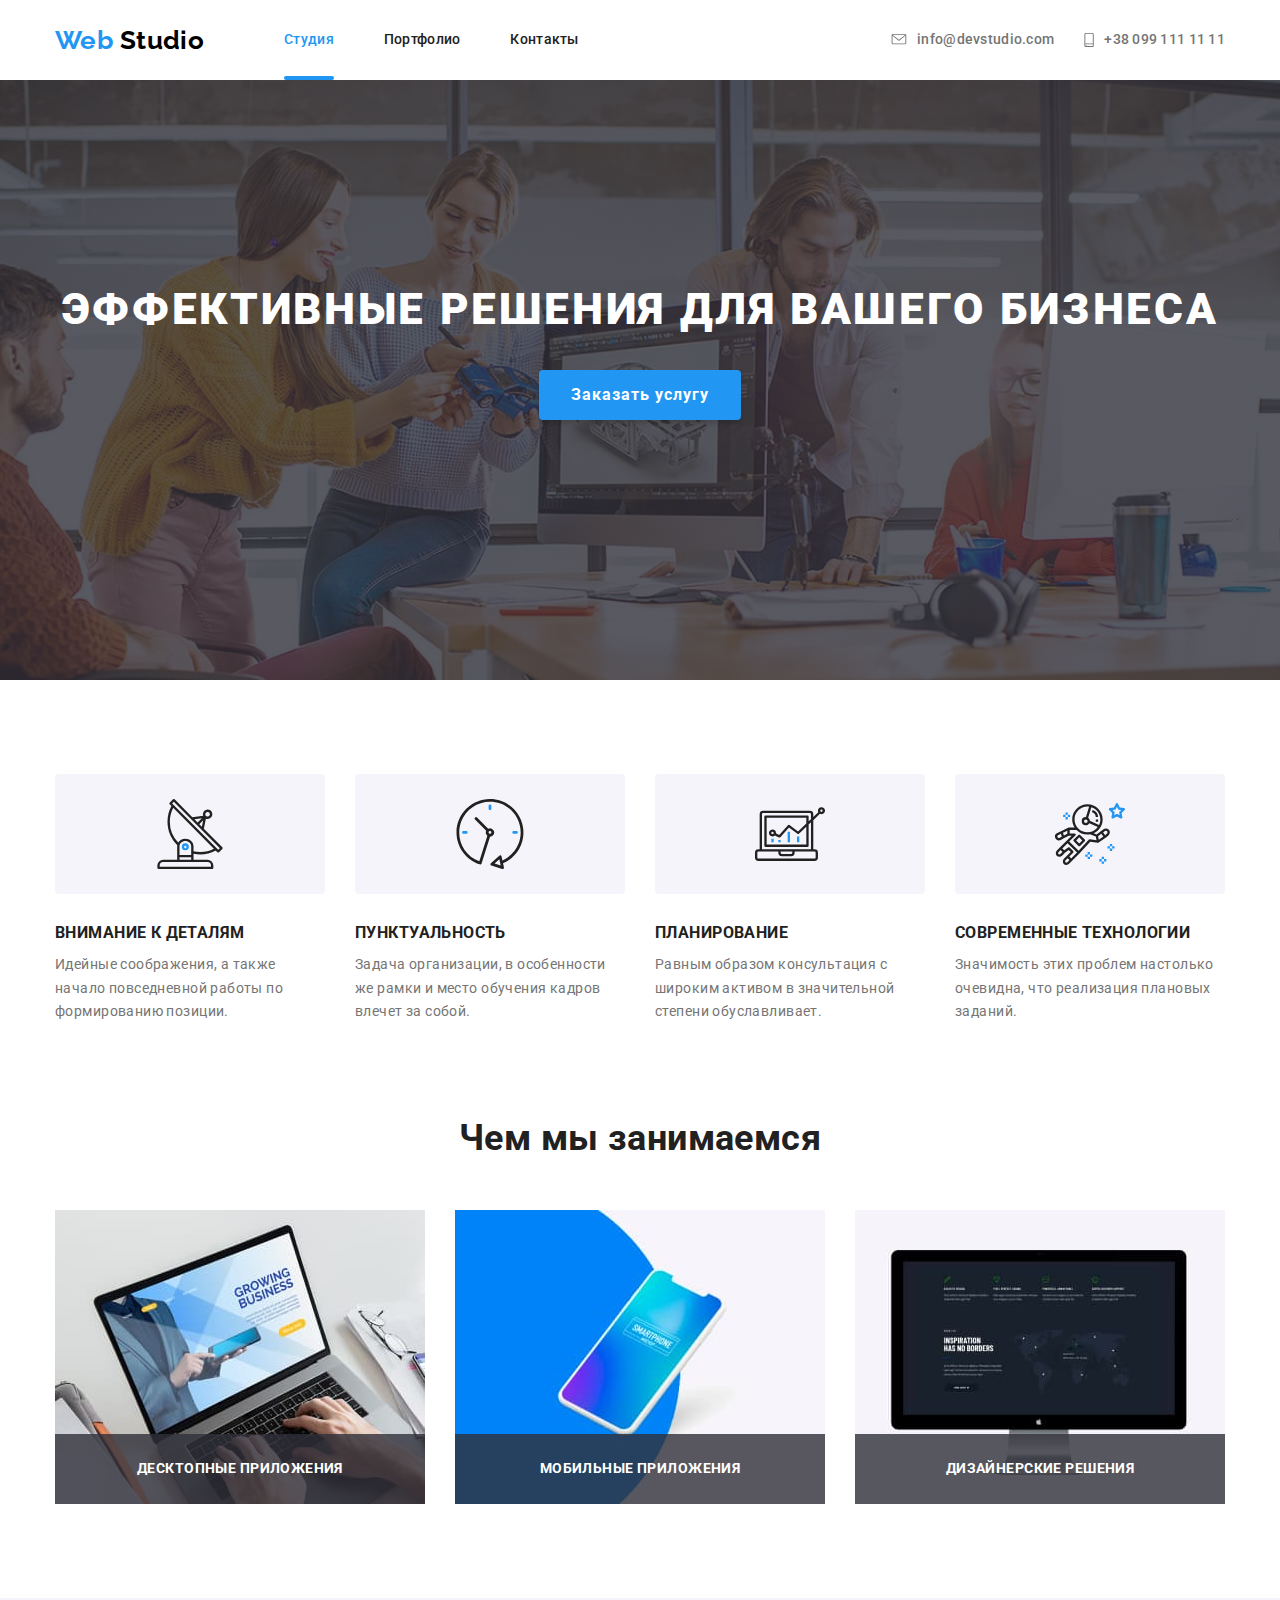
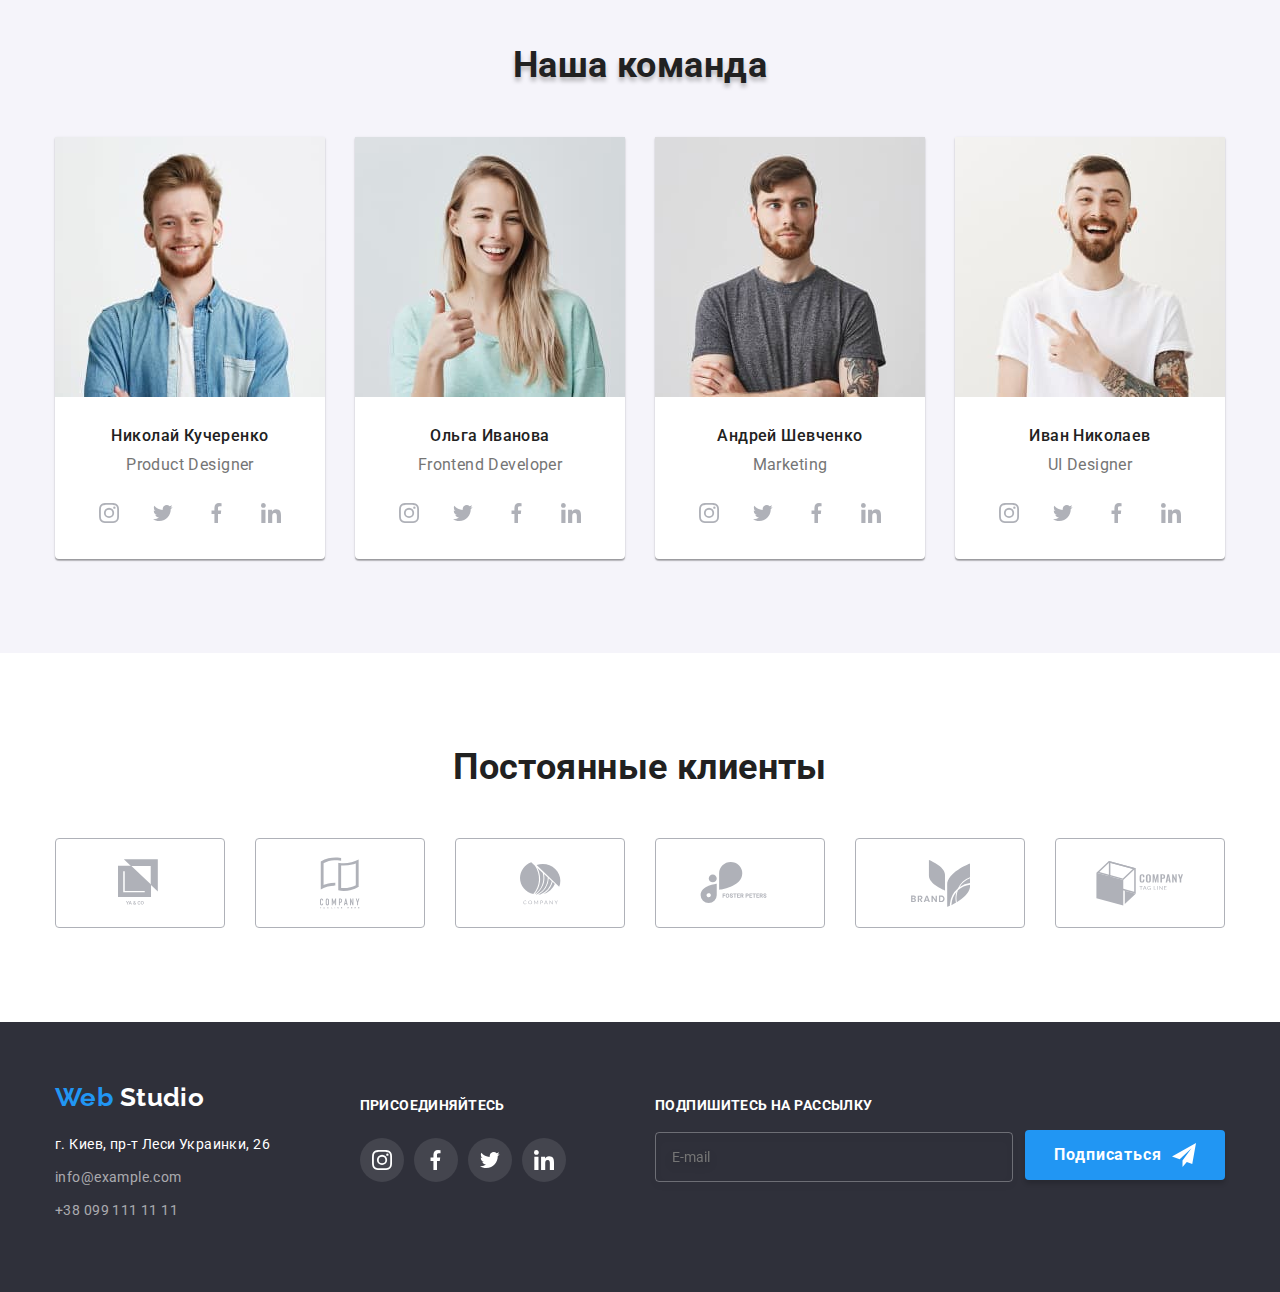
<file: index.html>
<!DOCTYPE html>
<html lang="ru">
  <head>
    <meta charset="UTF-8" />
    <meta name="viewport" content="width=device-width, initial-scale=1.0" />
    <title>Веб Студия</title>
    <link
      rel="stylesheet"
      href="https://cdnjs.cloudflare.com/ajax/libs/animate.css/4.0.0/animate.min.css"
    />
    <link
      href="https://fonts.googleapis.com/css2?family=Raleway&family=Roboto:wght@400;500;700;900&display=swap"
      rel="stylesheet"
    />
    <link
      rel="stylesheet"
      href="https://cdnjs.cloudflare.com/ajax/libs/modern-normalize/0.6.0/modern-normalize.min.css"
    />
    <link rel="stylesheet" href="./css/styles.css" />
  </head>
  <body>
    <!--Шапка-->

    <header>
      <div class="container main-nav">
        <nav>
          <a class="logo link" lang="en" href="./index.html">
            <span class="logo-web">Web</span> Studio
          </a>

          <ul class="site-nav list">
            <li class="item">
              <a class="link current" href="./index.html">Студия</a>
            </li>
            <li class="item">
              <a class="link" href="./portfolio.html">Портфолио</a>
            </li>
            <li class="item"><a class="link" href="">Контакты</a></li>
          </ul>
        </nav>

        <address class="address-nav">
          <ul class="address list">
            <li class="item">
              <a class="link" href="mailto:info@devstudio.com"
                ><svg class="email-svg">
                  <use href="./images/sprite2.svg#email"></use>
                </svg>
                info@devstudio.com</a
              >
            </li>
            <li class="item">
              <a class="link" href="tel:+380991111111">
                <svg class="phone-svg">
                  <use href="./images/sprite2.svg#smartphone"></use>
                </svg>
                +38 099 111 11 11</a
              >
            </li>
          </ul>
        </address>
      </div>
    </header>

    <main>
      <section class="hero">
        <div class="container">
          <!--Главное-->
          <h1 class="hero-title">
            Эффективные решения для вашего бизнеса
          </h1>
          <button class="order-button button" type="submit" data-modal-open>
            Заказать услугу
          </button>
        </div>
      </section>

      <section class="about">
        <div class="container">
          <!--О нас-->
          <h2 hidden>О нас</h2>
          <ul class="about-list list">
            <li class="items icon-antenna">
              <div class="about-svg">
                <svg class="about-items-svg">
                  <use href="./images/sprite2.svg#antenna"></use>
                </svg>
              </div>
              <h3 class="title">Внимание к деталям</h3>

              <p class="about-list-text">
                Идейные соображения, а также начало повседневной работы по
                формированию позиции.
              </p>
            </li>

            <li class="items icon-clock">
              <div class="about-svg">
                <svg class="about-items-svg">
                  <use href="./images/sprite2.svg#clock"></use>
                </svg>
              </div>
              <h3 class="title">Пунктуальность</h3>
              <p class="about-list-text">
                Задача организации, в особенности же рамки и место обучения
                кадров влечет за собой.
              </p>
            </li>
            <li class="items icon-diagram">
              <div class="about-svg">
                <svg class="about-items-svg">
                  <use href="./images/sprite2.svg#diagram"></use>
                </svg>
              </div>
              <h3 class="title">Планирование</h3>
              <p class="about-list-text">
                Равным образом консультация с широким активом в значительной
                степени обуславливает.
              </p>
            </li>
            <li class="items icon-astrounavt">
              <div class="about-svg">
                <svg class="about-items-svg">
                  <use href="./images/sprite2.svg#astronaut"></use>
                </svg>
              </div>
              <h3 class="title">Современные технологии</h3>
              <p class="about-list-text">
                Значимость этих проблем настолько очевидна, что реализация
                плановых заданий.
              </p>
            </li>
          </ul>
        </div>
      </section>

      <section class="section">
        <div class="container">
          <!--Чем занимаемся-->
          <h2 class="section-title">Чем мы занимаемся</h2>
          <ul class="section-list list">
            <li class="item">
              <img
                src="./images/desktop.jpg"
                alt="Компьютер"
                width="370"
                height="294"
              />
              <h3 class="section-name">Десктопные приложения</h3>
            </li>
            <li class="item">
              <img
                src="./images/mobile.jpg"
                alt="Смартфон"
                width="370"
                height="294"
              />
              <h3 class="section-name">Мобильные приложения</h3>
            </li>
            <li class="item">
              <img
                src="./images/design.jpg"
                alt="Картинка"
                width="370"
                height="294"
              />
              <h3 class="section-name">Дизайнерские решения</h3>
            </li>
          </ul>
        </div>
      </section>
      <!-- Team -->

      <section class="team">
        <div class="container">
          <h2 class="team-title">Наша команда</h2>
          <ul class="team-list list">
            <li class="item">
              <img
                class="foto-team"
                src="./images/team1.jpg"
                alt="Николай Кучеренко"
                width="270"
                height="260"
              />
              <h3 class="team-name">Николай Кучеренко</h3>
              <p lang="en" class="team-position">Product Designer</p>

              <ul class="team-item list">
                <li>
                  <a href="" aria-label="инстаграмм"
                    ><svg class="team-svg">
                      <use href="./images/sprite2.svg#instagram"></use>
                    </svg>
                  </a>
                </li>
                <li>
                  <a href="" aria-label="твиттер"
                    ><svg class="team-svg">
                      <use href="./images/sprite2.svg#twitter"></use>
                    </svg>
                  </a>
                </li>
                <li>
                  <a href="" aria-label="фейсбук"
                    ><svg class="team-svg">
                      <use href="./images/sprite2.svg#facebook"></use>
                    </svg>
                  </a>
                </li>
                <li>
                  <a href="" aria-label="линкедин"
                    ><svg class="team-svg">
                      <use href="./images/sprite2.svg#linkedin"></use>
                    </svg>
                  </a>
                </li>
              </ul>
            </li>
            <li class="item">
              <img
                class="foto-team"
                src="./images/team2.jpg"
                alt="Ольга Иванова"
                width="270"
                height="260"
              />
              <h3 class="team-name">Ольга Иванова</h3>
              <p lang="en" class="team-position">Frontend Developer</p>
              <ul class="team-item list">
                <li>
                  <a href="" aria-label="инстаграмм"
                    ><svg class="team-svg">
                      <use href="./images/sprite2.svg#instagram"></use>
                    </svg>
                  </a>
                </li>
                <li>
                  <a href="" aria-label="твиттер"
                    ><svg class="team-svg">
                      <use href="./images/sprite2.svg#twitter"></use>
                    </svg>
                  </a>
                </li>
                <li>
                  <a href="" aria-label="фейсбук"
                    ><svg class="team-svg">
                      <use href="./images/sprite2.svg#facebook"></use>
                    </svg>
                  </a>
                </li>
                <li>
                  <a href="" aria-label="линкедин"
                    ><svg class="team-svg">
                      <use href="./images/sprite2.svg#linkedin"></use>
                    </svg>
                  </a>
                </li>
              </ul>
            </li>
            <li class="item">
              <img
                class="foto-team"
                src="./images/team3.jpg"
                alt="Андрей Шевченко"
                width="270"
                height="260"
              />
              <h3 class="team-name">Андрей Шевченко</h3>
              <p lang="en" class="team-position">Marketing</p>
              <ul class="team-item list">
                <li>
                  <a href="" aria-label="инстаграмм"
                    ><svg class="team-svg">
                      <use href="./images/sprite2.svg#instagram"></use>
                    </svg>
                  </a>
                </li>
                <li>
                  <a href="" aria-label="твиттер"
                    ><svg class="team-svg">
                      <use href="./images/sprite2.svg#twitter"></use>
                    </svg>
                  </a>
                </li>
                <li>
                  <a href="" aria-label="фейсбук"
                    ><svg class="team-svg">
                      <use href="./images/sprite2.svg#facebook"></use>
                    </svg>
                  </a>
                </li>
                <li>
                  <a href="" aria-label="линкедин"
                    ><svg class="team-svg">
                      <use href="./images/sprite2.svg#linkedin"></use>
                    </svg>
                  </a>
                </li>
              </ul>
            </li>
            <li class="item">
              <img
                class="foto-team"
                src="./images/team4.jpg"
                alt="Иван Николаев"
                width="270"
                height="260"
              />
              <h3 class="team-name">Иван Николаев</h3>
              <p lang="en" class="team-position">UI Designer</p>
              <ul class="team-item list">
                <li>
                  <a href="" aria-label="инстаграмм"
                    ><svg class="team-svg">
                      <use href="./images/sprite2.svg#instagram"></use>
                    </svg>
                  </a>
                </li>
                <li>
                  <a href="" aria-label="твиттер"
                    ><svg class="team-svg">
                      <use href="./images/sprite2.svg#twitter"></use>
                    </svg>
                  </a>
                </li>
                <li>
                  <a href="" aria-label="фейсбук"
                    ><svg class="team-svg">
                      <use href="./images/sprite2.svg#facebook"></use>
                    </svg>
                  </a>
                </li>
                <li>
                  <a href="" aria-label="линкедин"
                    ><svg class="team-svg">
                      <use href="./images/sprite2.svg#linkedin"></use>
                    </svg>
                  </a>
                </li>
              </ul>
            </li>
          </ul>
        </div>
      </section>

      <section class="clients">
        <div class="container">
          <!--Постоянные клиенты-->
          <h2 class="clients-title">Постоянные клиенты</h2>
          <ul class="clients-list list">
            <li>
              <a href="" aria-label="логотип компании 1"
                ><svg class="clients-svg" width="44" height="49">
                  <use href="./images/sprite2.svg#logo1"></use>
                </svg>
              </a>
            </li>
            <li>
              <a href="" aria-label="логотип компании 2"
                ><svg class="clients-svg" width="40" height="52">
                  <use href="./images/sprite2.svg#logo2"></use>
                </svg>
              </a>
            </li>
            <li>
              <a href="" aria-label="логотип компании 3"
                ><svg class="clients-svg" width="41" height="43">
                  <use href="./images/sprite2.svg#logo3"></use>
                </svg>
              </a>
            </li>
            <li>
              <a href="" aria-label="логотип компании 4"
                ><svg class="clients-svg" width="80" height="42">
                  <use href="./images/sprite2.svg#logo4"></use>
                </svg>
              </a>
            </li>
            <li>
              <a href="" aria-label="логотип компании 5"
                ><svg class="clients-svg" width="59" height="47">
                  <use href="./images/sprite2.svg#logo5"></use>
                </svg>
              </a>
            </li>
            <li>
              <a href="" aria-label=" логотип компании 6"
                ><svg class="clients-svg" width="88" height="45">
                  <use href="./images/sprite2.svg#logo6"></use>
                </svg>
              </a>
            </li>
          </ul>
        </div>
      </section>
    </main>
    <!--футер-->

    <!--футер-->
    <footer>
      <div class="container footer">
        <div class="logo-address">
          <a class="logo-down link" href="./index.html" lang="en">
            <span class="logo-web-down">Web</span> Studio
          </a>

          <address class="address-footer">
            <ul class="address-footer-list list">
              <li class="address-town">
                г. Киев, пр-т Леси Украинки, 26
              </li>
              <li class="address-mail-phone">
                <a class="link" href="mailto:info@example.com"
                  >info@example.com</a
                >
              </li>
              <li class="address-mail-phone">
                <a class="link" href="tel:+380991111111">+38 099 111 11 11</a>
              </li>
            </ul>
          </address>
        </div>

        <div class="social">
          <b>присоединяйтесь</b>
          <ul class="footer-items list">
            <li>
              <a href="" aria-label="инстаграмм"
                ><svg class="team-svg">
                  <use href="./images/sprite2.svg#instagram1"></use>
                </svg>
              </a>
            </li>
            <li>
              <a href="" aria-label="твиттер"
                ><svg class="team-svg">
                  <use href="./images/sprite2.svg#twitter1"></use>
                </svg>
              </a>
            </li>
            <li>
              <a href="" aria-label="фейсбук"
                ><svg class="team-svg">
                  <use href="./images/sprite2.svg#facebook1"></use>
                </svg>
              </a>
            </li>
            <li>
              <a href="" aria-label="линкедин"
                ><svg class="team-svg">
                  <use href="./images/sprite2.svg#linkedin1"></use>
                </svg>
              </a>
            </li>
          </ul>
        </div>
        <form class="down-form-footer">
          <div class="subscribe">
            <b> Подпишитесь на рассылку</b>

            <p>
              <input
                type="email"
                placeholder="E-mail"
                name="user-email"
                required
              />
            </p>
          </div>
          <div class="button-subscribe">
            <button class="down-button button" type="submit">
              Подписаться

              <svg class="icon-sign">
                <use href="./images/sprite2.svg#send"></use>
              </svg>
            </button>
          </div>
        </form>
      </div>
    </footer>
    <!-- Форма + backdrop -->
    <div class="backdrop is-hidden" data-modal>
      <form class="form" action="#" method="GET">
        <div class="close-window-modal" data-modal-close>
          <button type="button">
            <svg class="modal-close">
              <use href="./images/sprite2.svg#close-window"></use>
            </svg>
          </button>
        </div>

        <h2 class="form-contact">Оставьте свои данные, мы вам перезвоним</h2>

        <div class="form-field">
          <input
            class="form-input"
            type="text"
            id="name"
            placeholder=" "
            name="name"
            required
          />

          <label class="form-label" for="name">Имя</label>

          <svg class="modal-svg">
            <use href="./images/sprite2.svg#contact-face"></use>
          </svg>
        </div>

        <div class="form-field">
          <input
            class="form-input"
            type="tel"
            id="tel"
            placeholder=" "
            name="phone"
            required
          />
          <!-- pattern="[0-9]{3}-[0-9]{3}-[0-9]{2}-[0-9]{2}" -->
          <label class="form-label" for="tel">Телефон</label>
          <svg class="modal-svg">
            <use href="./images/sprite2.svg#contact-phone"></use>
          </svg>
        </div>

        <div class="form-field">
          <input
            class="form-input"
            type="email"
            id="mail"
            placeholder=" "
            name="mail"
            required
          />
          <label class="form-label" for="mail">Почта</label>
          <svg class="modal-svg">
            <use href="./images/sprite2.svg#contact-mail"></use>
          </svg>
        </div>

        <div class="comment">
          <textarea
            class="textarea"
            type="text"
            id="comment"
            placeholder=" "
            name="comment"
            required
            minlength="10"
          ></textarea>
          <label class="textarea-label" for="comment"> Комментарий</label>
        </div>

        <div class="checbox-castom">
          <label class="checkbox-label">
            <input
              class="checkbox"
              type="checkbox"
              name="agreement"
              value="agreement"
              required
            />
            <span class="icon-checkbox"></span>

            <span class="text-agreement">
              Соглашаюсь с рассылкой и принимаю

              <a class="agreement" href="./index.html"
                >Условия договора</a
              ></span
            >
          </label>
        </div>
        <div class="modal-button">
          <button class="modal-button-text button" type="submit">
            Отправить
          </button>
        </div>
      </form>
    </div>

    <script src="./js/modal.js"></script>
  </body>
</html>
</file>
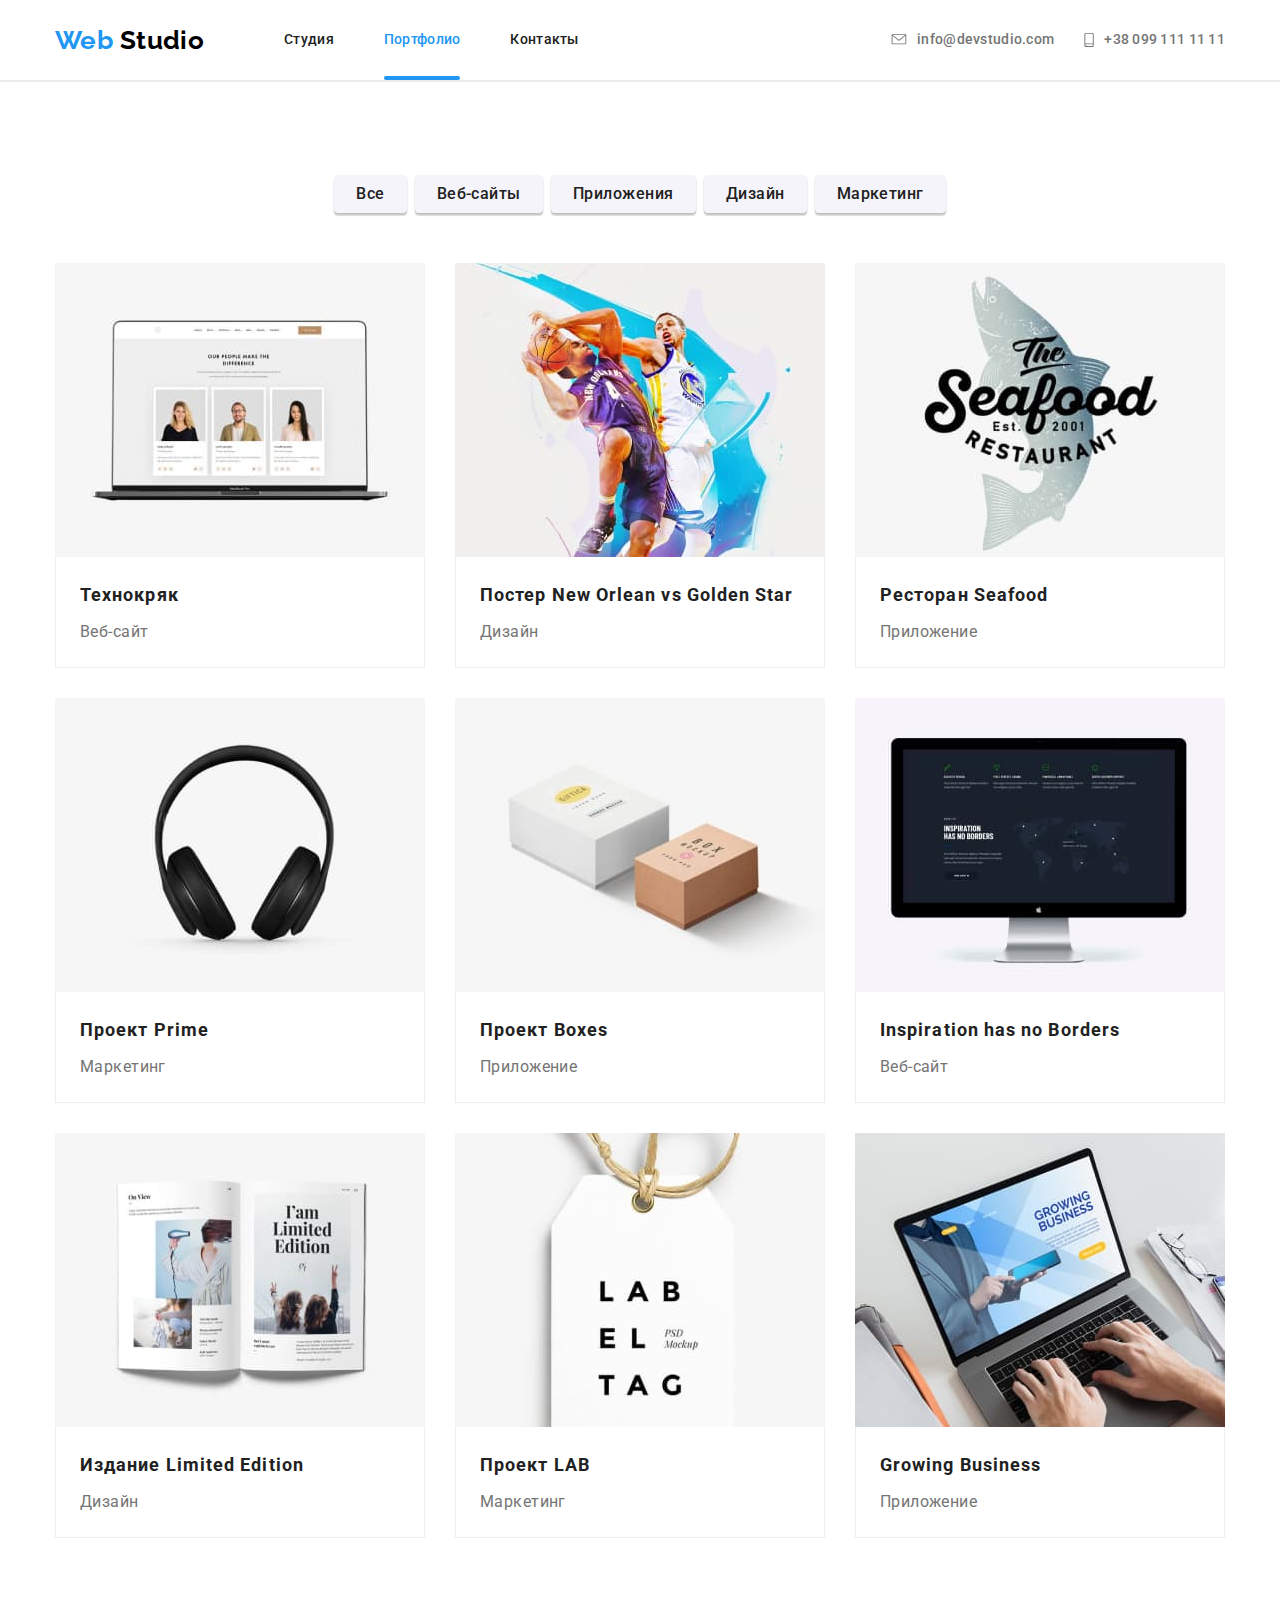
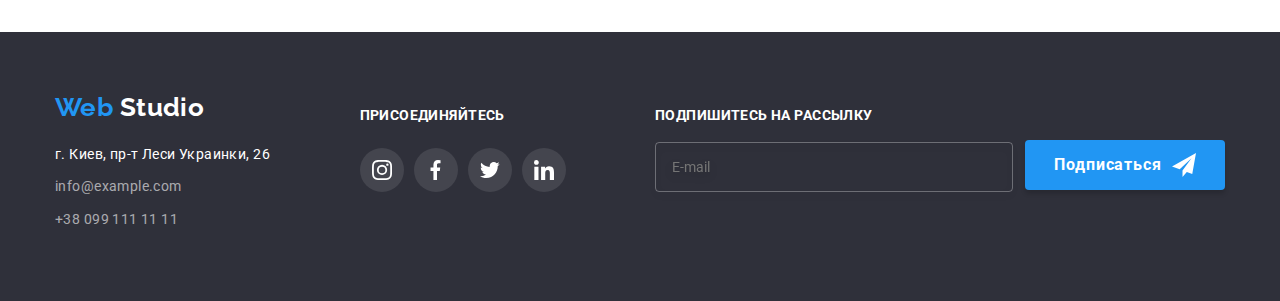
<file: portfolio.html>
<!DOCTYPE html>
<html lang="ru">

<head>
  <meta charset="UTF-8" />
  <meta name="viewport" content="width=device-width, initial-scale=1.0" />
  <title>Веб Студия</title>
  <link href="https://fonts.googleapis.com/css2?family=Raleway&family=Roboto:wght@400;500;700;900&display=swap"
    rel="stylesheet" />
  <link rel="stylesheet"
    href="https://cdnjs.cloudflare.com/ajax/libs/modern-normalize/0.6.0/modern-normalize.min.css" />
  <link rel="stylesheet" href="./css/styles.css" />
</head>

<body>
  <!--Шапка-->

  <!--Шапка-->
  
  <header class="header-page">
    <div class="container main-nav">
      <nav>
        <a class="logo link" lang="en" href="./index.html">
          <span class="logo-web">Web</span> Studio
        </a>
  
        <ul class="site-nav list">
          <li class="item"><a class="link" href="./index.html">Студия</a></li>
          <li class="item">
            <a class="link current" href="./portfolio.html">Портфолио</a>
          </li>
          <li class="item"><a class="link" href="">Контакты</a></li>
        </ul>
      </nav>
  
      <address class="address-nav">
        <ul class="address list">
          <li class="item">
            <!-- <img src="./images/email.svg" alt="почта" /> -->
  
            <a class="link" href="mailto:info@devstudio.com"><svg class="email-svg">
                <use href="./images/sprite2.svg#email"></use>
              </svg>
              info@devstudio.com</a>
          </li>
          <li class="item">
            <!-- <img src="./images/smartphone.svg" alt="телефон" /> -->
            <a class="link" href="tel:+380991111111">
              <svg class="phone-svg">
                <use href="./images/sprite2.svg#smartphone"></use>
              </svg>
              +38 099 111 11 11</a>
          </li>
        </ul>
      </address>
    </div>
  </header>

    <main>
      <section class="projects">
        <div class="container">
        <h1 hidden>Наши работы</h1>

        <ul class="projects-button list">
          <li class="portfolio-button"><button type="button"> Все</button></li>
          <li class="portfolio-button"><button type="button">Веб-сайты</button></li>
          <li class="portfolio-button"><button type="button">Приложения</button></li>
          <li class="portfolio-button"><button type="button">Дизайн</button></li>
          <li class="portfolio-button"><button type="button">Маркетинг</button></li>
        </ul>
        
        <ul class="project-work list">
         
        <li class="item">
          <a class="link" href="">
        
            <div class="overlay-image-wrapper">
              <img class="image-project" src="./images/platforma.jpg" alt="Ноутбук" width="370" height="294" />
              <div class="overlay">
                <p class="projects-description">
                  Технокряк это современная площадка распространения коронавируса.
                  Компании используют эту платформу для цифрового шпионажа и атак
                  на защищённые сервера конкурентов.
                </p>
              </div>
            </div>
        
        
            <div class="effect-item">
              <h2 class="projects-name">Технокряк</h2>
              <p class="projects-service">Веб-сайт</p>
            </div>
        
          </a>
        </li>
        <li class="item">
          <a class="link" href="">
        
            <div class="overlay-image-wrapper">
              <img class="image-project" src="./images/football.jpg" alt="Футболисты" width="370" height="294" />
              <div class="overlay">
                <p class="projects-description">
                  Технокряк это современная площадка распространения коронавируса.
                  Компании используют эту платформу для цифрового шпионажа и атак
                  на защищённые сервера конкурентов.
                </p>
              </div>
            </div>
        
            <div class="effect-item">
              <h2 class="projects-name">Постер New Orlean vs Golden Star</h2>
              <p class="projects-service">Дизайн</p>
            </div>
          </a>
        </li>
        <li class="item">
          <a class="link" href="">
        
            <div class="overlay-image-wrapper">
              <img class="image-project" src="./images/seafood.jpg" alt="Логотип ресторана" width="370" height="294" />
              <div class="overlay">
                <p class="projects-description">
                  Технокряк это современная площадка распространения коронавируса.
                  Компании используют эту платформу для цифрового шпионажа и атак
                  на защищённые сервера конкурентов.
                </p>
              </div>
            </div>
            <div class="effect-item">
              <h2 class="projects-name">Ресторан Seafood</h2>
              <p class="projects-service">Приложение</p>
            </div>
          </a>
        </li>
        <li class="item">
          <a class="link" href="">
        
            <div class="overlay-image-wrapper">
              <img class="image-project" src="./images/prime.jpg" alt="Наушники" width="370" height="294" />
              <div class="overlay">
                <p class="projects-description">
                  Технокряк это современная площадка распространения коронавируса.
                  Компании используют эту платформу для цифрового шпионажа и атак
                  на защищённые сервера конкурентов.
                </p>
              </div>
            </div>
            <div class="effect-item">
              <h2 class="projects-name">Проект Prime</h2>
              <p class="projects-service">Маркетинг</p>
            </div>
          </a>
        </li>
        <li class="item">
          <a class="link" href="">
        
            <div class="overlay-image-wrapper">
              <img class="image-project" src="./images/boxes.jpg" alt="Коробки" width="370" height="294" />
              <div class="overlay">
                <p class="projects-description">
                  Технокряк это современная площадка распространения коронавируса.
                  Компании используют эту платформу для цифрового шпионажа и атак
                  на защищённые сервера конкурентов.
                </p>
              </div>
            </div>
            <div class="effect-item">
              <h2 class="projects-name">Проект Boxes</h2>
              <p class="projects-service">Приложение</p>
            </div>
          </a>
        </li>
        <li class="item">
          <a class="link" href="">
        
            <div class="overlay-image-wrapper">
              <img class="image-project" src="./images/inspiration.jpg" alt="Монитор" width="370" height="294" />
              <div class="overlay">
                <p class="projects-description">
                  Технокряк это современная площадка распространения коронавируса.
                  Компании используют эту платформу для цифрового шпионажа и атак
                  на защищённые сервера конкурентов.
                </p>
              </div>
            </div>
            <div class="effect-item">
              <h2 class="projects-name">Inspiration has no Borders</h2>
              <p class="projects-service">Веб-сайт</p>
            </div>
          </a>
        </li>
        <li class="item">
          <a class="link" href="">
        
            <div class="overlay-image-wrapper">
              <img class="image-project" src="./images/edition.jpg" alt="Книга" width="370" height="294" />
              <div class="overlay">
                <p class="projects-description">
                  Технокряк это современная площадка распространения коронавируса.
                  Компании используют эту платформу для цифрового шпионажа и атак
                  на защищённые сервера конкурентов.
                </p>
              </div>
            </div>
            <div class="effect-item">
              <h2 class="projects-name">Издание Limited Edition</h2>
              <p class="projects-service">Дизайн</p>
            </div>
          </a>
        </li>
        <li class="item">
          <a class="link" href="">
        
            <div class="overlay-image-wrapper">
              <img class="image-project" src="./images/lab-tag.jpg" alt="Эмблема" width="370" height="294" />
              <div class="overlay">
                <p class="projects-description">
                  Технокряк это современная площадка распространения коронавируса.
                  Компании используют эту платформу для цифрового шпионажа и атак
                  на защищённые сервера конкурентов.
                </p>
              </div>
            </div>
        
            <div class="effect-item">
              <h2 class="projects-name">Проект LAB</h2>
              <p class="projects-service">Маркетинг</p>
            </div>
          </a>
        </li>
        <li class="item">
          <a class="link" href="">
        
            <div class="overlay-image-wrapper">
              <img class="image-project" src="./images/bussiness.jpg" alt="Человек с ноутбуком" width="370" height="294" />
              <div class="overlay">
                <p class="projects-description">
                  Технокряк это современная площадка распространения коронавируса.
                  Компании используют эту платформу для цифрового шпионажа и атак
                  на защищённые сервера конкурентов.
                </p>
              </div>
            </div>
        
            <div class="effect-item">
              <h2 class="projects-name">Growing Business</h2>
              <p class="projects-service">Приложение</p>
            </div>
          </a>
        </li>
          </div>
        </ul>
        
      </section>
    </main>
  <!--футер-->
  <footer>
    <div class="container footer">
      <div class="logo-address">
        <a class="logo-down link" href="./index.html" lang="en">
          <span class="logo-web-down">Web</span> Studio
        </a>
  
        <address class="address-footer">
          <ul class="address-footer-list list">
            <li class="address-town">
              г. Киев, пр-т Леси Украинки, 26
            </li>
            <li class="address-mail-phone">
              <a class="link" href="mailto:info@example.com">info@example.com</a>
            </li>
            <li class="address-mail-phone">
              <a class="link" href="tel:+380991111111">+38 099 111 11 11</a>
            </li>
          </ul>
        </address>
      </div>
  
      <div class="social">
        <b>присоединяйтесь</b>
        <ul class="footer-items list">
          <li>
            <a href="" aria-label="инстаграмм"><svg class="team-svg">
                <use href="./images/sprite2.svg#instagram1"></use>
              </svg>
            </a>
          </li>
          <li>
            <a href="" aria-label="твиттер"><svg class="team-svg">
                <use href="./images/sprite2.svg#twitter1"></use>
              </svg>
            </a>
          </li>
          <li>
            <a href="" aria-label="фейсбук"><svg class="team-svg">
                <use href="./images/sprite2.svg#facebook1"></use>
              </svg>
            </a>
          </li>
          <li>
            <a href="" aria-label="линкедин"><svg class="team-svg">
                <use href="./images/sprite2.svg#linkedin1"></use>
              </svg>
            </a>
          </li>
        </ul>
      </div>
      <form class="down-form-footer">
        <div class="subscribe">
          <b> Подпишитесь на рассылку</b>
  
          <p>
            <input type="email" placeholder="E-mail" name="user-email" required />
          </p>
        </div>
        <div class="button-subscribe">
          <button class="down-button button" type="submit">
            Подписаться
  
            <svg class="icon-sign">
              <use href="./images/sprite2.svg#send"></use>
            </svg>
          </button>
        </div>
      </form>
    </div>
  </footer>
  </body>
  
  </html>
</file>
<file: css/styles.css>
:root {
  --primary-text-color: #757575;
  --title-text-color: #212121;
  --accent-color: #2196f3;
  --secondary-text-color: #ffffff;
  --main-font: 'Roboto', sans-serif;
  --second-font: Raleway, sans-serif;
}
html {
  box-sizing: border-box;
}
*,
*::before,
* ::after {
  box-sizing: inherit;
}
body {
  background-color: #ffffff; /* background: #E5E5E5; */
  color: var(--primary-text-color);
  font-family: var(--main-font);
  letter-spacing: 0.03em;
  font-size: 14px;
  line-height: 1.71;
}
section {
  padding-top: 47px;
  padding-bottom: 94px;
}
.container {
  width: 1200px;
  padding-left: 15px;
  padding-right: 15px;
  margin: auto;
}

/* .list */
.list {
  list-style: none;
  padding: 0px;
  margin: 0px;
}
/*   .link  */
.link {
  text-decoration: none;
  display: block;
}
img {
  display: block;
}
/*color: #FFFFFF;
color: #212121;Чем мы занимаемся
color: #757575;  Внимание к деталям-down
color: #FFFFFF;Десктопные приложения
color: #2196F3; Web Studio
*/
/* header */
header {
  background: #ffffff;
  /* прибивает блок к экрану относительно вью порта
  position: fixed;
  top: 0px;
  left: 50%;
  transform: translateX(-50%);
  z-index: 1;
  width: 100%;*/
}

.header-page::after {
  display: block;
  content: ' ';
  border: 1px solid #ececec;
  padding: 0px;
  bottom: 0px;
}
/* logo */

.logo {
  color: #000000;
  font-family: var(--second-font);
  font-style: normal;
  font-weight: bold;
  font-size: 26px;
  line-height: 1.19;
  margin-right: 80px;
  animation-duration: 5000ms;
  animation-iteration-count: infinite;
}

.logo-web {
  color: var(--accent-color);
}
.logo-down {
  font-family: var(--second-font);
  font-style: normal;
  font-weight: bold;
  font-size: 26px;
  line-height: 1.19;
  color: var(--secondary-text-color);
  margin-bottom: 20px;
}
.logo-web-down {
  color: var(--accent-color);
}

/* site-nav */

.main-nav,
.main-nav nav {
  display: flex;
  align-items: center;
  justify-content: space-between;
}

.site-nav {
  display: flex;
}
/* .site-nav li:last-child {
  margin-right: 0px;
}*/
/* применяется ко всем кроме первого соседа */
.site-nav .item + .item {
  margin-left: 50px;
}

.site-nav .link {
  display: block;
  padding-top: 32px;
  padding-bottom: 32px;
  position: relative;

  color: var(--title-text-color);

  letter-spacing: 0.02em;
  font-weight: 500;
  font-size: 14px;
  line-height: 1.14;
  cursor: pointer;
  transition: color 250ms cubic-bezier(0.4, 0, 0.2, 1);
}
.site-nav .link:hover,
.site-nav .link:focus {
  color: var(--accent-color);
}
.site-nav .current {
  color: var(--accent-color);
}

.item .current::after {
  display: flex;
  width: 100%;
  height: 4px;
  content: ' ';
  background-color: var(--accent-color);
  position: absolute;
  margin-top: 28px;
  margin-right: auto;
  margin-left: auto;
  border-radius: 2px;
}

/* address  */
.address {
  display: flex;
  margin-left: auto;
}
.address .item + .item {
  margin-left: 30px;
}
.address .link {
  display: flex;
}
.email-svg {
  width: 16px;
  height: 11px;
  display: flex;
  fill: #757575;
  margin-right: 10px;
  align-items: center;
  padding: 0px;
  transition: fill 250ms cubic-bezier(0.4, 0, 0.2, 1);
}
a:hover .email-svg,
a:focus .email-svg {
  fill: var(--accent-color);
}

.phone-svg {
  width: 10px;
  height: 14px;
  display: block;
  fill: #757575;
  margin-right: 10px;
  align-items: center;
  transition: fill 250ms cubic-bezier(0.4, 0, 0.2, 1);
}
a:hover .phone-svg,
a:focus .phone-svg {
  fill: var(--accent-color);
}

.address-nav a {
  color: #757575;
  letter-spacing: 0.02em;
  font-weight: 500;
  font-size: 14px;
  line-height: 1.14;
  font-style: normal;
  align-items: center;
}
.address-nav a:focus,
.address-nav a:hover {
  color: var(--accent-color);
}

/* hero  */
.hero {
  text-align: center;
  padding-top: 200px;
  padding-bottom: 200px;
  background-color: rgba(47, 48, 58, 0.8);
  background-image: linear-gradient(
      to right,
      rgba(47, 48, 58, 0.8),
      rgba(47, 48, 58, 0.8)
    ),
    url('../images/header.jpg');
  max-width: 1600px;
  height: 600px;
  margin-left: auto;
  margin-right: auto;
  background-repeat: no-repeat;
  background-size: cover;
  background-position: center;
}
.hero-title {
  color: var(--secondary-text-color);
  font-weight: 900;
  font-size: 44px;
  line-height: 1.36;
  letter-spacing: 0.06em;
  text-transform: uppercase;
  margin-bottom: 30px;
  margin-top: 0px;
}
/* Чем мы занимаемся- Постоянные клиенты */

.section-list {
  display: flex;
}
.section-list .item:not(:last-child) {
  margin-right: 30px;
}
.section-list li {
  position: relative;
}
.clients {
  padding-top: 94px;
}

.clients-list li a {
  width: 170px;
  height: 90px;
  border: 1px solid #afb1b8;
  box-sizing: border-box;
  border-radius: 4px;
  display: flex;
  justify-content: center;
  cursor: pointer;
  align-items: center;
  transition: border 250ms cubic-bezier(0.4, 0, 0.2, 1);
}

.clients-list li a:hover,
.clients-list li a:focus {
  border: 1px solid var(--accent-color);
}
.clients-svg {
  fill: #afb1b8;
  transition: fill 250ms cubic-bezier(0.4, 0, 0.2, 1);
}

a:hover .clients-svg {
  fill: var(--accent-color);
}

.clients-list {
  display: flex;
  justify-content: space-between;
}

.clients-list li:not(:last-child) {
  margin-right: 30px;
}

.section-title,
.clients-title {
  color: var(--title-text-color);
  font-weight: bold;
  font-size: 36px;
  line-height: 1.16;
  text-align: center;
  margin-bottom: 50px;
  margin-top: 0px;
}

/* Чем мы занимaемся-список */

.section .section-name {
  color: var(--secondary-text-color);
  font-weight: bold;
  font-size: 14px;
  line-height: 1.14;
  text-transform: uppercase;
  background: rgba(47, 48, 58, 0.8);
  margin: 0px;
  display: flex;
  width: 370px;
  height: 70px;
  align-items: center;
  justify-content: center;
  position: absolute;
  bottom: 0px;
}

/* buttons */
.button {
  color: white;
  background-color: var(--accent-color);
  font-family: inherit;
  font-weight: bold;
  font-size: 16px;
  line-height: 1.87;
  cursor: pointer;

  align-items: center;
  text-align: center;
  letter-spacing: 0.06em;
  border-radius: 4px;
  box-shadow: 0px 4px 4px rgba(0, 0, 0, 0.15);
  border: 0px;
}
.down-button {
  display: flex;
  height: 50px;
  width: 200px;
  justify-content: center;
}
.button-down-footer {
  padding-top: 48px;
}

.portfolio-button button {
  padding: 6px 22px;
  background-color: #f5f4fa;
  border-radius: 4px;
  border-style: none;
  font-family: inherit;
  font-weight: 500;
  font-size: 16px;
  line-height: 1.62;
  text-align: center;
  letter-spacing: 0.03em;
  color: var(--title-text-color);
  box-shadow: 0px 2px 2px rgba(0, 0, 0, 0.12), 0px 1px 2px rgba(0, 0, 0, 0.08),
    0px 3px 1px rgba(0, 0, 0, 0.1);
  transition: color 250ms cubic-bezier(0.4, 0, 0.2, 1),
    background-color 250ms cubic-bezier(0.4, 0, 0.2, 1);
  cursor: pointer;
}
.projects-button .portfolio-button:not(:last-child) {
  margin-right: 8px;
}

.projects-button {
  display: flex;
  justify-content: center;
}

.projects-button {
  margin-bottom: 50px;
}
.order-button {
  padding: 10px 32px;
  min-width: 200px;
}
/*    about*/
.about {
  padding-top: 94px;
  padding-bottom: 47px;
}

.about .title {
  color: var(--title-text-color);
  font-weight: bold;
  line-height: 1.14;
  text-transform: uppercase;
  margin: 0px 0px 10px 0px;
}
.about-list {
  display: flex;
}

.about-svg {
  background-color: #f5f4fa;
  border-radius: 4px;
  display: flex;
  width: 270px;
  height: 120px;
  align-items: center;
  justify-content: center;
  margin-bottom: 30px;
}
.about-items-svg {
  width: 70px;
  height: 70px;
}

/*.about-list .items::before {
  content: '';
  display: block;
  height: 120px;
  background-size: 70px;
  background-repeat: no-repeat;
  background-color: red;
  border-radius: 4px;
  margin-bottom: 30px;
  background-position: center;
}

.icon-antenna::before {
  background-image: url(../images/antenna.svg);
}
.icon-clock::before {
  background-image: url(../images/clock.svg);
}
.icon-diagram::before {
  background-image: url(../images/diagram.svg);
}
.icon-astrounavt::before {
  background-image: url(../images/astronaut.svg);
} */

.about-list .items:not(:last-child) {
  margin-right: 30px;
}
.about-list-text {
  margin: 0px;
  width: 270px;
}

/* team */
.team {
  background-color: #f5f4fa;
  padding-bottom: 94px;
}

.team .team-title {
  color: var(--title-text-color);
  font-weight: bold;
  font-size: 36px;
  line-height: 1.16;
  text-align: center;
  text-shadow: 0px 4px 4px rgba(0, 0, 0, 0.25);
  margin-bottom: 50px;
  margin-top: 0px;
}
.team-list {
  display: flex;
}
.team-list .item:not(:last-child) {
  margin-right: 30px;
}
.team-list .item {
  background-color: white;
  padding-bottom: 24px;
  box-shadow: 0px 2px 1px rgba(0, 0, 0, 0.2), 0px 1px 1px rgba(0, 0, 0, 0.14),
    0px 1px 3px rgba(0, 0, 0, 0.12);
  border-radius: 0px 0px 4px 4px;
}
.team-item {
  display: flex;
  /*padding: 16px 32px 24px 32px;*/
  justify-content: center;
}

.team-svg {
  width: 20px;
  height: 20px;
  display: block;
  fill: #afb1b8;
  transition: fill 250ms cubic-bezier(0.4, 0, 0.2, 1);
}
a:hover .team-svg {
  fill: #ffffff;
}
.team-item li a {
  display: flex;
  justify-content: center;
  align-items: center;
  width: 44px;
  height: 44px;
  border-radius: 50%;
  cursor: pointer;
  transition: background-color 250ms cubic-bezier(0.4, 0, 0.2, 1);
}
.team-item li a:hover,
.team-item li a:focus {
  background-color: var(--accent-color);
}

.team-item li:not(:last-child) {
  margin-right: 10px;
}

.team .team-name {
  color: var(--title-text-color);
  font-weight: 500;
  font-size: 16px;
  line-height: 1.18;
  margin-bottom: 10px;
  margin-top: 0px;
  text-align: center;
}

.team-position {
  font-size: 16px;
  line-height: 1.18;
  margin-top: 0px;
  text-align: center;
  margin-bottom: 16px;
}
.foto-team {
  margin-bottom: 30px;
}

/* footer + address */

.footer {
  display: flex;
  justify-content: space-between;
  padding-top: 60px;
  padding-bottom: 60px;
}
.address-town {
  color: var(--secondary-text-color);
  text-decoration: none;
  font-style: normal;
  margin-bottom: 9px;
}
.address-mail-phone a {
  text-decoration: none;
  font-style: normal;
  color: rgba(255, 255, 255, 0.6);
}
.address-mail-phone {
  margin-bottom: 9px;
}
b {
  font-weight: bold;
  color: var(--secondary-text-color);
  text-transform: uppercase;
}
/*  portfolio */
/* projects name  */

.projects {
  padding-top: 93px;
  padding-bottom: 94px;
}
.project-work {
  display: flex;
  flex-wrap: wrap;
}
.project-work li {
  position: relative;
}
.effect-item {
  display: block;
  padding-top: 20px;
}

.project-work .effect-item {
  background: #ffffff;
  border-bottom: 1px solid #eeeeee;
  border-left: 1px solid #eeeeee;
  border-right: 1px solid #eeeeee;
}

.project-work .item {
  width: calc((100% - 60px) / 3);
  /* width:370px*/

  margin-right: 30px;
  margin-bottom: 30px;
}
.project-work .item:nth-last-child(-n + 3) {
  margin-bottom: 0px;
}
.project-work .item:nth-child(3n) {
  margin-right: 0px;
}

.projects-name {
  font-weight: bold;
  font-size: 18px;
  line-height: 2;
  letter-spacing: 0.06em;
  color: var(--title-text-color);
  margin-top: 0px;
  margin-bottom: 4px;
  margin-left: 24px;
}
.projects-service {
  font-size: 16px;
  line-height: 1.87;
  color: var(--primary-text-color);
  margin-top: 0px;
  margin-bottom: 20px;
  margin-left: 24px;
}

.overlay {
  width: 100%;
  height: 100%;
  background-color: rgba(33, 150, 243, 0.9);
  position: absolute;
  top: 0px;
  left: 0px;
  opacity: 0;
  transform: translateY(+100%);
  transition: transform 250ms cubic-bezier(0.4, 0, 0.2, 1);
}
.overlay-image-wrapper {
  position: relative;
  overflow: hidden;
}
.projects-description {
  font-size: 18px;
  line-height: 1.55;
  color: var(--secondary-text-color);
  margin: 0px;
  padding: 63px 24px;
  position: absolute;
  margin: 0px;
}
.project-work li {
  position: relative;
}
.project-work a:hover .overlay {
  opacity: 1;
  transform: translateY(0%);
}

.project-work a:hover {
  box-shadow: 1px 4px 6px rgba(0, 0, 0, 0.16), 0px 4px 4px rgba(0, 0, 0, 0.06),
    0px 1px 1px rgba(0, 0, 0, 0.12);
}

/*.projects-button {
  font-family: inherit;
  font-weight: 500;
  font-size: 16px;
  line-height: 1.62;
  text-align: center;
  letter-spacing: 0.03em;
  color: var(--title-text-color);
  margin-bottom: 50px;
  border-radius: 4px;

}*/
.portfolio-button button:hover,
.portfolio-button button:focus {
  background-color: var(--accent-color);
  color: var(--secondary-text-color);
  outline: none;
}
footer {
  background: #2f303a;
}
.footer-items {
  display: flex;
  margin-top: 20px;
}
.footer-items li {
  display: flex;
  justify-content: center;
  align-items: center;
  width: 44px;
  height: 44px;
  border-radius: 50%;
  background-color: rgba(255, 255, 255, 0.1);
  transition: background-color 250ms cubic-bezier(0.4, 0, 0.2, 1);
  cursor: pointer;
}
.footer-items li:hover,
.footer-items li:focus {
  background-color: var(--accent-color);
}
.footer-items li:not(:last-child) {
  margin-right: 10px;
}
.icon-sign {
  width: 24px;
  height: 24px;
  margin-left: 10px;
}
/* Дооформление футера  */

.down-form-footer {
  display: flex;
}
.social {
  padding-top: 12px;
}

.subscribe {
  padding-top: 12px;
  width: 358px;
}
.subscribe input {
  padding-left: 16px;
  width: 100%;
  height: 50px;
  border: 1px solid rgba(255, 255, 255, 0.3);
  box-sizing: border-box;
  filter: drop-shadow(0px 4px 4px rgba(0, 0, 0, 0.15));
  border-radius: 4px;
  background-color: rgba(255, 255, 255, 0);
  color: var(--secondary-text-color);
  background-color: transparent;
}
.subscribe b,
social b {
  font-weight: bold;
  font-size: 14px;
  line-height: 1.14;
  text-transform: uppercase;
}
.button-subscribe {
  display: block;
  padding-top: 48px;
  margin-left: 12px;
}

/* -----Модальное окно----Форма----- */

.form-input {
  padding-top: 12px;
  padding-bottom: 12px;
  padding-left: 42px;
  border-radius: 4px;
  border: 1px solid rgba(33, 33, 33, 0.2);
  width: 100%;
  transition: all 250ms cubic-bezier(0.4, 0, 0.2, 1);
}
.form-input:focus,
.textarea:focus {
  outline: none;
  border: 1px solid var(--accent-color);
  border-radius: 4px;
}
.form-input:focus:required:valid:not(:placeholder-shown),
.textarea:focus:required:valid:not(:placeholder-shown) {
  border: 1px solid chartreuse;
}
.form-input:focus:required:invalid:not(:placeholder-shown),
.textarea:focus:required:invalid:not(:placeholder-shown) {
  border: 1px solid red;
}

.form-field {
  position: relative;
  margin-bottom: 28px;
}
.form-input {
  display: block;
  height: 40px;
}

.form-label {
  position: absolute;
  top: 50%;
  left: 42px;
  transform: translateY(-50%);
  color: #757575;

  line-height: 1.14;
  letter-spacing: 0.01em;
  transition: all 250ms cubic-bezier(0.4, 0, 0.2, 1);
}
.textarea-label {
  position: absolute;
  top: 12px;
  left: 16px;
  color: #757575;

  line-height: 1.14;
  letter-spacing: 0.01em;
  transition: all 250ms cubic-bezier(0.4, 0, 0.2, 1);
}
.textarea:focus + .textarea-label,
.textarea:not(:placeholder-shown) + .textarea-label {
  transform: translateY(-30px);
  color: var(--accent-color);
  font-size: 12px;
  line-height: 1.16;
}

.form {
  position: absolute;
  top: 50%;
  left: 50%;
  transform: translate(-50%, -50%);
  width: 528px;
  height: 581px;
  padding: 40px;
  margin: 0px;
  background-color: var(--secondary-text-color);
}
.comment {
  position: relative;
}

.textarea {
  width: 100%;
  border: 1px solid rgba(33, 33, 33, 0.2);
  padding: 12px 16px;
  height: 120px;
  resize: none;
  transition: all 250ms cubic-bezier(0.4, 0, 0.2, 1);
}

.modal-svg {
  position: absolute;
  top: 50%;
  left: 16px;
  width: 18px;
  height: 18px;
  transform: translateY(-50%);
  transition: all 250ms cubic-bezier(0.4, 0, 0.2, 1);
}

.close-window-modal button {
  position: absolute;
  top: 8px;
  right: 8px;
  width: 30px;
  height: 30px;
  border-radius: 50%;
  border: 1px solid rgba(0, 0, 0, 0.1);
  cursor: pointer;
  transition: color 250ms cubic-bezier(0.4, 0, 0.2, 1);
  background-color: transparent;
}
.close-window-modal:hover .modal-close {
  fill: var(--accent-color);
}
.modal-close {
  position: absolute;
  top: 50%;
  left: 50%;
  width: 11px;
  height: 11px;
  transform: translate(-50%, -50%);
}

/* .form-field:focus-within > .form-label {
  transform: translateY(-30px);
  left: 16px;
} */
.form-field:focus-within .modal-svg {
  fill: var(--accent-color);
}
.form-input:focus + .form-label,
.form-input:not(:placeholder-shown) + .form-label {
  transform: translateY(-38px);
  left: 16px;
  color: var(--accent-color);
  font-size: 12px;
  line-height: 1.16;
}
/* checkbox */

.checkbox {
  /* -webkit-appearance: none;
  -moz-appearance: none;
  appearance: none;*/
  position: absolute;
  width: 1px;
  height: 1px;
  margin: -1px;
  border: 0px;
  pad: 0px;
  clip: rect(0 0 0 0);
  overflow: hidden;
}
.icon-checkbox {
  display: inline-block;
  width: 16px;
  height: 15px;
  border-radius: 4px;
  border: 2px solid #212121;
  position: absolute;
  top: 50%;
  transform: translateY(-50%);
  transition: all 250ms cubic-bezier(0.4, 0, 0.2, 1);
}

.checkbox-label {
  display: block;
  margin-top: 20px;
  margin-bottom: 30px;
  padding-left: 11px;
  padding-right: 11px;
  position: relative;
}

.checkbox-label a {
  color: var(--accent-color);
}
.text-agreement {
  padding-left: 23px;
}
.checkbox:checked + .icon-checkbox {
  background-color: var(--accent-color);
  background-image: url(../images/icon-check.svg);
  background-size: contain;
  background-origin: border-box;
  border-color: var(--accent-color);
}
.checbox-castom {
  justify-content: center;
  align-items: center;
}

.modal-button {
  display: flex;
  justify-content: center;
}
.modal-button-text {
  padding: 10px 55px 10px 56px;
}
.form-contact {
  font-weight: bold;
  font-size: 20px;
  margin-bottom: 30px;
  margin-top: 0px;
  line-height: 1.15;
  text-align: center;
  color: var(--title-text-color);
}

/* backdrop */

.backdrop {
  position: fixed;
  top: 0;

  background-color: rgba(0, 0, 0, 0.2);
  width: 100%;
  height: 100%;
}
.backdrop.is-hidden {
  pointer-events: none;
  opacity: 0;
}
</file>
